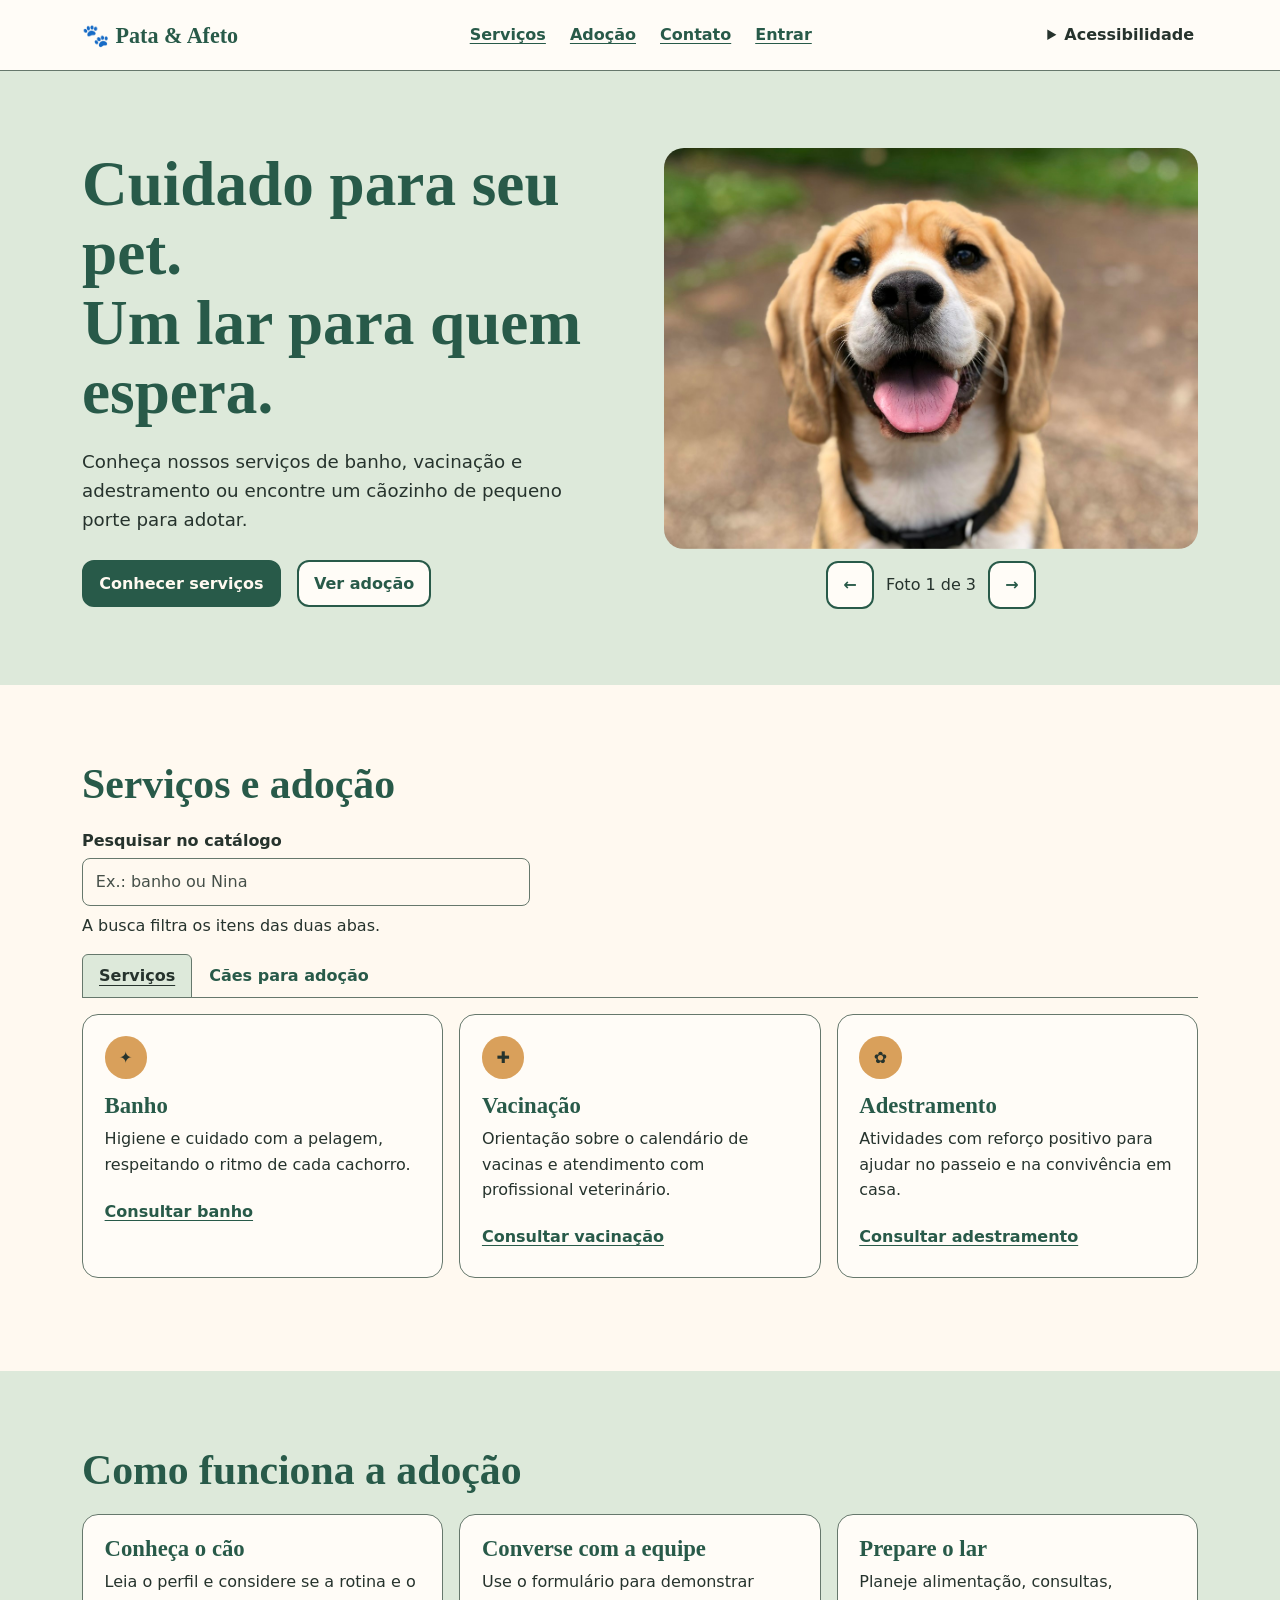
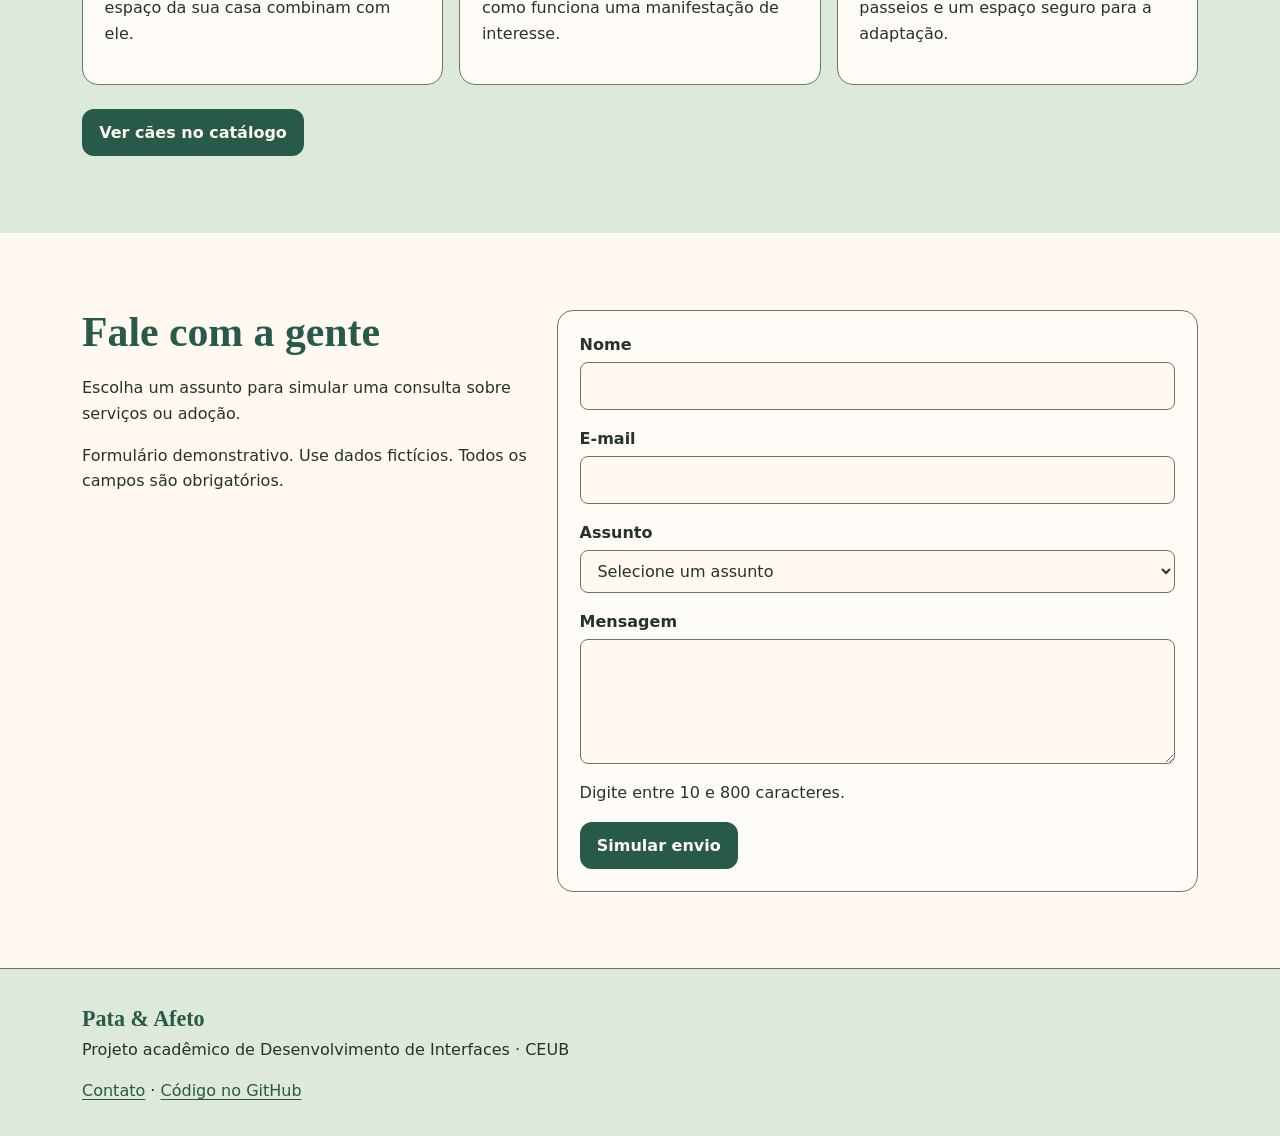
<file: index.html>
<!doctype html>
<html lang="pt-BR" data-bs-theme="light">
<head>
  <meta charset="utf-8">
  <meta name="viewport" content="width=device-width, initial-scale=1">
  <title>Pet shop e adoção | Pata &amp; Afeto</title>
  <link href="https://cdn.jsdelivr.net/npm/bootstrap@5.3.9/dist/css/bootstrap.min.css" rel="stylesheet" integrity="sha384-yEPZ7jP9S0QKiUQ0m3jjsO4ProIW7wvR9gXkI7JOGa2XVsw53Yke2bsdkBbjmmiX" crossorigin="anonymous">
  <link rel="stylesheet" href="css/style.css">
  <script src="js/preferencias.js"></script>
  <script defer src="https://cdn.jsdelivr.net/npm/bootstrap@5.3.9/dist/js/bootstrap.bundle.min.js" integrity="sha384-WyOxWvTyr1QaMPfiPJSv76iReVthorl5uWlFtZPyK0IEB0hGzo9y5Bp9mYanr8Bu" crossorigin="anonymous"></script>
  <script defer src="js/script.js"></script>
</head>
<body>
<a class="pular" href="#conteudo">Pular para o conteúdo</a>
<header class="barra">
  <div class="container barra-interna">
    <a class="marca" href="index.html"><span aria-hidden="true">🐾</span> Pata &amp; Afeto</a>
    <nav aria-label="Navegação principal">
      <a href="index.html#servicos">Serviços</a>
      <a href="index.html#adocao">Adoção</a>
      <a href="index.html#contato">Contato</a>
      <a href="login.html">Entrar</a>
    </nav>
    <details class="preferencias">
      <summary>Acessibilidade</summary>
      <div class="painel">
        <button type="button" class="botao secundario" id="tema" aria-pressed="false">Modo escuro</button>
        <fieldset>
          <legend>Tamanho da fonte</legend>
          <button type="button" class="botao secundario" data-fonte="normal" aria-pressed="true">Padrão</button>
          <button type="button" class="botao secundario" data-fonte="grande" aria-pressed="false">Maior</button>
          <button type="button" class="botao secundario" data-fonte="extra" aria-pressed="false">Extra</button>
        </fieldset>
      </div>
    </details>
  </div>
</header>
<main id="conteudo" tabindex="-1">
  <section class="hero">
    <div class="container">
      <div class="row align-items-center g-4 g-lg-5">
        <div class="col-lg-6">
          <h1>Cuidado para seu pet.<br>Um lar para quem espera.</h1>
          <p class="introducao">Conheça nossos serviços de banho, vacinação e adestramento ou encontre um cãozinho de pequeno porte para adotar.</p>
          <div class="acoes">
            <a class="botao" href="#servicos">Conhecer serviços</a>
            <a class="botao secundario" href="#adocao">Ver adoção</a>
          </div>
        </div>
        <div class="col-lg-6">
          <div id="galeria" class="carousel slide" role="region" aria-label="Galeria de cães" data-bs-interval="false" data-bs-touch="false">
            <div class="carousel-inner">
              <div class="carousel-item active"><img src="img/hero.jpg" alt="Beagle ao ar livre"></div>
              <div class="carousel-item"><img src="img/nina.jpg" alt="Buldogue francês com casaco amarelo"></div>
              <div class="carousel-item"><img src="img/tobias.jpg" alt="Chihuahua preto e castanho na grama"></div>
            </div>
            <div class="galeria-controles">
              <button class="botao secundario" type="button" data-bs-target="#galeria" data-bs-slide="prev" aria-label="Foto anterior">←</button>
              <span id="galeria-status" role="status">Foto 1 de 3</span>
              <button class="botao secundario" type="button" data-bs-target="#galeria" data-bs-slide="next" aria-label="Próxima foto">→</button>
            </div>
          </div>
        </div>
      </div>
    </div>
  </section>
  <section id="servicos" class="secao container" aria-labelledby="catalogo">
    <h2 id="catalogo">Serviços e adoção</h2>
    <label for="pesquisa">Pesquisar no catálogo</label>
    <input id="pesquisa" type="search" placeholder="Ex.: banho ou Nina" aria-describedby="busca-ajuda">
    <p id="busca-ajuda">A busca filtra os itens das duas abas.</p>
    <p class="visually-hidden" id="resultado" role="status"></p>
    <div class="nav nav-tabs" id="abas" role="tablist" aria-label="Categorias do catálogo">
      <button class="nav-link active" id="aba-servicos" data-bs-toggle="tab" data-bs-target="#lista-servicos" type="button" role="tab" aria-controls="lista-servicos" aria-selected="true">Serviços</button>
      <button class="nav-link" id="aba-adocao" data-bs-toggle="tab" data-bs-target="#lista-adocao" type="button" role="tab" aria-controls="lista-adocao" aria-selected="false" tabindex="-1">Cães para adoção</button>
    </div>
    <div class="tab-content">
      <section class="tab-pane show active" id="lista-servicos" role="tabpanel" aria-labelledby="aba-servicos" tabindex="0">
        <div class="row g-3">
          <article class="col-md-4" data-item>
            <div class="cartao h-100"><span class="icone" aria-hidden="true">✦</span><h3>Banho</h3><p>Higiene e cuidado com a pelagem, respeitando o ritmo de cada cachorro.</p><a href="#contato" data-assunto="Banho">Consultar banho</a></div>
          </article>
          <article class="col-md-4" data-item>
            <div class="cartao h-100"><span class="icone" aria-hidden="true">✚</span><h3>Vacinação</h3><p>Orientação sobre o calendário de vacinas e atendimento com profissional veterinário.</p><a href="#contato" data-assunto="Vacinação">Consultar vacinação</a></div>
          </article>
          <article class="col-md-4" data-item>
            <div class="cartao h-100"><span class="icone" aria-hidden="true">✿</span><h3>Adestramento</h3><p>Atividades com reforço positivo para ajudar no passeio e na convivência em casa.</p><a href="#contato" data-assunto="Adestramento">Consultar adestramento</a></div>
          </article>
        </div>
        <p class="vazio" hidden>Nenhum serviço encontrado nesta aba.</p>
      </section>
      <section class="tab-pane" id="lista-adocao" role="tabpanel" aria-labelledby="aba-adocao" tabindex="0">
        <p>Perfis ilustrativos criados para o projeto acadêmico.</p>
        <div class="row g-3">
          <article class="col-md-6" data-item><div class="cartao perfil h-100"><img src="img/nina.jpg" alt="Buldogue francês com casaco amarelo, de perfil" loading="lazy"><div><h3>Nina</h3><p>Porte pequeno · 2 anos</p><p>Curiosa e companheira, gosta de brincar e passear.</p><a href="#contato" data-assunto="Adoção de Nina">Tenho interesse em Nina</a></div></div></article>
          <article class="col-md-6" data-item><div class="cartao perfil h-100"><img src="img/tobias.jpg" alt="Chihuahua preto e castanho olhando para o lado" loading="lazy"><div><h3>Tobias</h3><p>Porte pequeno · 4 anos</p><p>Tranquilo, gosta de companhia e de passeios curtos.</p><a href="#contato" data-assunto="Adoção de Tobias">Tenho interesse em Tobias</a></div></div></article>
        </div>
        <p class="vazio" hidden>Nenhum cão encontrado nesta aba.</p>
      </section>
    </div>
  </section>
  <section id="adocao" class="faixa secao">
    <div class="container">
      <h2>Como funciona a adoção</h2>
      <div class="row g-3">
        <article class="col-md-4"><div class="cartao h-100"><h3>Conheça o cão</h3><p>Leia o perfil e considere se a rotina e o espaço da sua casa combinam com ele.</p></div></article>
        <article class="col-md-4"><div class="cartao h-100"><h3>Converse com a equipe</h3><p>Use o formulário para demonstrar como funciona uma manifestação de interesse.</p></div></article>
        <article class="col-md-4"><div class="cartao h-100"><h3>Prepare o lar</h3><p>Planeje alimentação, consultas, passeios e um espaço seguro para a adaptação.</p></div></article>
      </div>
      <a class="botao mt-4" href="#servicos" id="abrir-adocao">Ver cães no catálogo</a>
    </div>
  </section>
  <section id="contato" class="secao container" aria-labelledby="titulo-contato">
    <div class="row g-4">
      <div class="col-lg-5">
        <h2 id="titulo-contato">Fale com a gente</h2>
        <p>Escolha um assunto para simular uma consulta sobre serviços ou adoção.</p>
        <p id="contato-ajuda">Formulário demonstrativo. Use dados fictícios. Todos os campos são obrigatórios.</p>
      </div>
      <div class="col-lg-7">
        <form class="cartao formulario" id="form-contato" aria-describedby="contato-ajuda">
          <label for="nome">Nome</label><input id="nome" autocomplete="off" required maxlength="100">
          <label for="email">E-mail</label><input id="email" type="email" autocomplete="off" required maxlength="150">
          <label for="assunto">Assunto</label>
          <select id="assunto" required>
            <option value="">Selecione um assunto</option>
            <option>Banho</option><option>Vacinação</option><option>Adestramento</option>
            <option>Adoção de Nina</option><option>Adoção de Tobias</option><option>Outro</option>
          </select>
          <label for="mensagem">Mensagem</label><textarea id="mensagem" rows="4" required minlength="10" maxlength="800" aria-describedby="mensagem-ajuda"></textarea>
          <p id="mensagem-ajuda">Digite entre 10 e 800 caracteres.</p>
          <button type="submit" class="botao">Simular envio</button>
          <p class="retorno" role="status"></p>
        </form>
      </div>
    </div>
  </section>
</main>
<footer class="rodape">
  <div class="container">
    <a class="marca" href="index.html">Pata &amp; Afeto</a>
    <p>Projeto acadêmico de Desenvolvimento de Interfaces · CEUB</p>
    <a href="index.html#contato">Contato</a> · <a href="https://github.com/luisa99-web/PROJ_PETSHOP">Código no GitHub</a>
  </div>
</footer>
</body>
</html>
</file>
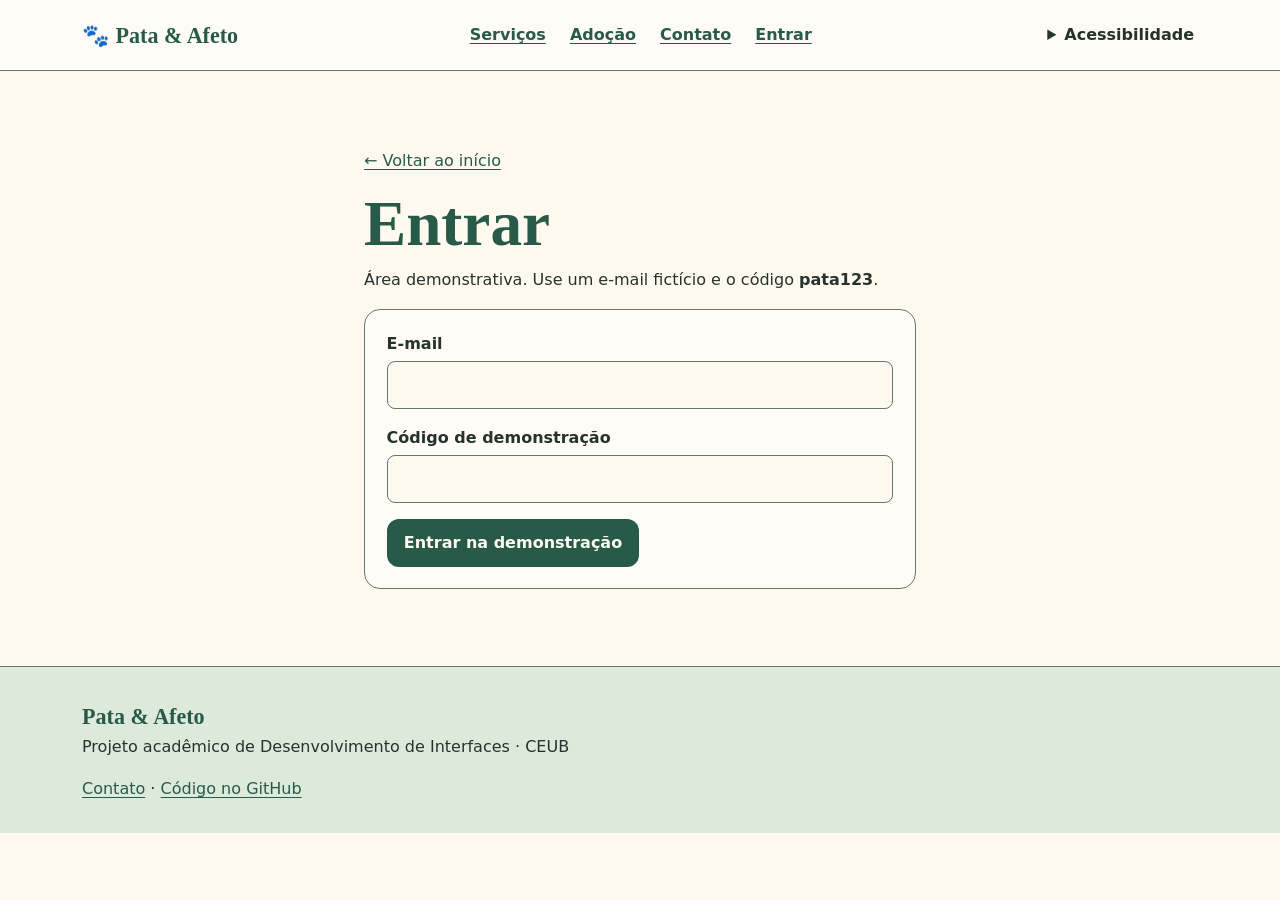
<file: login.html>
<!doctype html>
<html lang="pt-BR" data-bs-theme="light">
<head>
  <meta charset="utf-8">
  <meta name="viewport" content="width=device-width, initial-scale=1">
  <title>Entrar | Pata &amp; Afeto</title>
  <link href="https://cdn.jsdelivr.net/npm/bootstrap@5.3.9/dist/css/bootstrap.min.css" rel="stylesheet" integrity="sha384-yEPZ7jP9S0QKiUQ0m3jjsO4ProIW7wvR9gXkI7JOGa2XVsw53Yke2bsdkBbjmmiX" crossorigin="anonymous">
  <link rel="stylesheet" href="css/style.css">
  <script src="js/preferencias.js"></script>
  <script defer src="https://cdn.jsdelivr.net/npm/bootstrap@5.3.9/dist/js/bootstrap.bundle.min.js" integrity="sha384-WyOxWvTyr1QaMPfiPJSv76iReVthorl5uWlFtZPyK0IEB0hGzo9y5Bp9mYanr8Bu" crossorigin="anonymous"></script>
  <script defer src="js/script.js"></script>
</head>
<body>
<a class="pular" href="#conteudo">Pular para o conteúdo</a>
<header class="barra">
  <div class="container barra-interna">
    <a class="marca" href="index.html"><span aria-hidden="true">🐾</span> Pata &amp; Afeto</a>
    <nav aria-label="Navegação principal">
      <a href="index.html#servicos">Serviços</a>
      <a href="index.html#adocao">Adoção</a>
      <a href="index.html#contato">Contato</a>
      <a href="login.html">Entrar</a>
    </nav>
    <details class="preferencias">
      <summary>Acessibilidade</summary>
      <div class="painel">
        <button type="button" class="botao secundario" id="tema" aria-pressed="false">Modo escuro</button>
        <fieldset>
          <legend>Tamanho da fonte</legend>
          <button type="button" class="botao secundario" data-fonte="normal" aria-pressed="true">Padrão</button>
          <button type="button" class="botao secundario" data-fonte="grande" aria-pressed="false">Maior</button>
          <button type="button" class="botao secundario" data-fonte="extra" aria-pressed="false">Extra</button>
        </fieldset>
      </div>
    </details>
  </div>
</header>
<main id="conteudo" class="secao container login" tabindex="-1">
  <a href="index.html">← Voltar ao início</a>
  <h1>Entrar</h1>
  <p id="ajuda-login">Área demonstrativa. Use um e-mail fictício e o código <strong>pata123</strong>.</p>
  <form class="cartao formulario" id="form-login" aria-describedby="ajuda-login">
    <label for="email-login">E-mail</label><input id="email-login" type="email" autocomplete="off" maxlength="150" required>
    <label for="codigo">Código de demonstração</label><input id="codigo" type="password" autocomplete="off" maxlength="50" required>
    <button class="botao" type="submit">Entrar na demonstração</button>
    <p class="retorno" role="status"></p>
  </form>
</main>
<footer class="rodape">
  <div class="container">
    <a class="marca" href="index.html">Pata &amp; Afeto</a>
    <p>Projeto acadêmico de Desenvolvimento de Interfaces · CEUB</p>
    <a href="index.html#contato">Contato</a> · <a href="https://github.com/luisa99-web/PROJ_PETSHOP">Código no GitHub</a>
  </div>
</footer>
</body>
</html>
</file>
<file: css/style.css>
/* Identidade visual e tokens dos dois temas. */
:root {
  --fundo: #fff9f0;
  --texto: #26332d;
  --primaria: #285a49;
  --suave: #dde9da;
  --cartao: #fffcf7;
  --linha: #66786c;
  --acento: #d9a05b;
  --botao-texto: #fff9f0;
  --foco: #285a49;
}
:root[data-bs-theme="dark"] {
  --fundo: #121a16;
  --texto: #f5f5f0;
  --primaria: #a8d5ba;
  --suave: #283d32;
  --cartao: #202e26;
  --linha: #94a89b;
  --acento: #d9a05b;
  --botao-texto: #121a16;
  --foco: #d9a05b;
}
html[data-fonte="grande"] { font-size: 112.5%; }
html[data-fonte="extra"] { font-size: 125%; }
body {
  background: var(--fundo);
  color: var(--texto);
  font-family: system-ui, sans-serif;
  line-height: 1.6;
}
a { color: var(--primaria); text-underline-offset: .2em; }
a:hover { color: var(--texto); }
:focus-visible {
  outline: 3px solid var(--foco);
  outline-offset: 4px;
}
[hidden] { display: none !important; }
.pular {
  position: absolute;
  top: .5rem;
  left: .5rem;
  z-index: 10;
  padding: .65rem 1rem;
  background: var(--fundo);
  transform: translateY(-160%);
}
.pular:focus { transform: none; }
.barra {
  background: var(--cartao);
  border-bottom: 1px solid var(--linha);
}
.barra-interna, nav, .acoes {
  display: flex;
  flex-wrap: wrap;
  align-items: center;
  gap: .65rem 1rem;
}
.barra-interna { justify-content: space-between; padding-block: 1rem; }
nav a, summary { display: inline-block; padding: .4rem .25rem; }
nav a { font-weight: 650; }
.marca {
  font-family: Georgia, serif;
  font-size: 1.38rem;
  font-weight: 700;
  text-decoration: none;
}
.preferencias { position: relative; }
summary { display: list-item; cursor: pointer; font-weight: 650; }
.painel {
  position: absolute;
  right: 0;
  z-index: 5;
  width: min(16rem, 85vw);
  padding: 1rem;
  border: 1px solid var(--linha);
  border-radius: .8rem;
  background: var(--cartao);
  box-shadow: 0 .5rem 1.75rem #0002;
}
.painel fieldset { margin-top: .7rem; }
.painel legend { font-size: 1rem; }
.painel button { margin: .15rem; }
.painel [aria-pressed="true"] { background: var(--suave); }
.hero {
  background: var(--suave);
  padding: clamp(2rem, 6vw, 5.5rem) 0;
}
h1, h2, h3 {
  color: var(--primaria);
  font-family: Georgia, serif;
  font-weight: 700;
  line-height: 1.1;
  overflow-wrap: break-word;
}
h1 { font-size: clamp(2rem, 1.55rem + 3vw, 4.6rem); }
h2 { font-size: clamp(1.65rem, 1.25rem + 1.7vw, 2.8rem); margin-bottom: 1.25rem; }
h3 { font-size: 1.42rem; }
.introducao { font-size: 1.14rem; max-width: 34rem; margin: 1.2rem 0 1.6rem; }
.botao {
  display: inline-flex;
  align-items: center;
  justify-content: center;
  min-height: 2.75rem;
  max-width: 100%;
  padding: .55rem .95rem;
  border: 2px solid var(--primaria);
  border-radius: .75rem;
  background: var(--primaria);
  color: var(--botao-texto);
  font-weight: 700;
  text-align: center;
  text-decoration: none;
}
.botao:hover { background: var(--acento); color: #26332d; }
.botao.secundario { background: var(--cartao); color: var(--primaria); }
.botao.secundario:hover { background: var(--suave); }
.carousel-inner { border-radius: 1.25rem; }
.carousel-item img { display: block; width: 100%; aspect-ratio: 4 / 3; object-fit: cover; }
.galeria-controles {
  display: flex;
  flex-wrap: wrap;
  align-items: center;
  justify-content: center;
  gap: .75rem;
  margin-top: .8rem;
}
.secao { padding-block: clamp(2.5rem, 6vw, 5rem); }
.faixa { background: var(--suave); }
.cartao {
  background: var(--cartao);
  border: 1px solid var(--linha);
  border-radius: 1rem;
  padding: 1.35rem;
  overflow-wrap: anywhere;
}
.cartao a { display: inline-block; padding-block: .35rem; font-weight: 700; }
.icone {
  display: inline-grid;
  place-items: center;
  width: 2.65rem;
  height: 2.65rem;
  margin-bottom: .9rem;
  border-radius: 50%;
  background: var(--acento);
  color: #26332d;
}
.perfil { padding: 0; }
.perfil img {
  width: 100%;
  aspect-ratio: 2 / 1;
  object-fit: cover;
  border-radius: .95rem .95rem 0 0;
}
.perfil div { padding: 1.35rem; }
.nav-tabs { --bs-nav-tabs-border-color: var(--linha); }
.nav-tabs .nav-link { color: var(--primaria); font-weight: 700; }
.nav-tabs .nav-link.active {
  color: var(--texto);
  background: var(--suave);
  border-color: var(--linha);
  text-decoration: underline;
  text-underline-offset: .22em;
}
.tab-pane { padding-block: 1rem; }
label { display: block; font-weight: 700; margin-bottom: .25rem; }
input, textarea, select {
  display: block;
  width: 100%;
  min-width: 0;
  padding: .65rem .8rem;
  color: var(--texto);
  background: var(--fundo);
  border: 1px solid var(--linha);
  border-radius: .5rem;
}
input::placeholder { color: var(--texto); opacity: .85; }
#pesquisa { max-width: 28rem; }
#busca-ajuda { margin-top: .4rem; }
.formulario input, .formulario select, .formulario textarea { margin-bottom: 1rem; }
.retorno { margin: .8rem 0 0; font-weight: 700; }
.retorno:empty { display: none; }
.login { max-width: 36rem; }
.login h1 { margin-top: 1rem; }
.rodape { background: var(--suave); border-top: 1px solid var(--linha); padding: 2rem 0; }
@media (max-width: 575px) {
  .barra-interna { display: block; }
  nav { margin-block: .5rem; }
  .painel { position: static; }
}
@media (prefers-reduced-motion: reduce) {
  .carousel-item { transition: none; }
}
</file>
